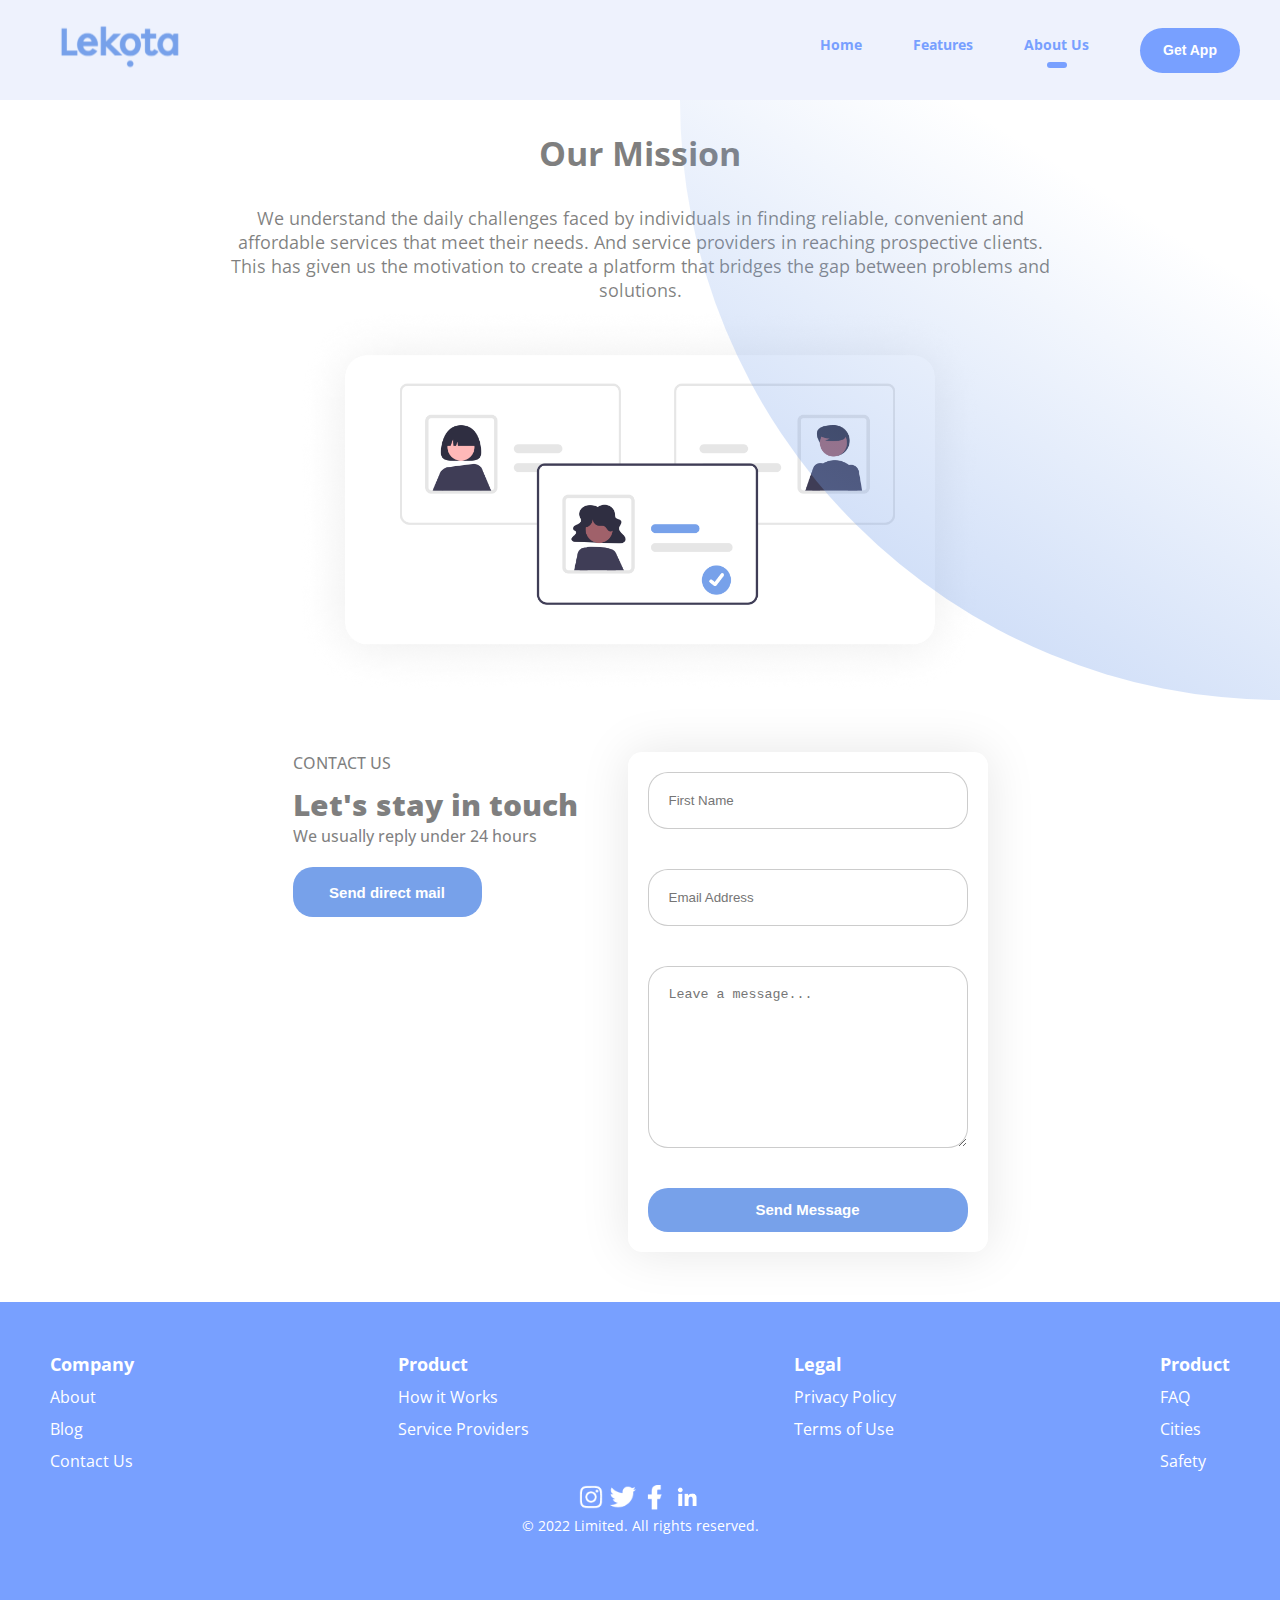
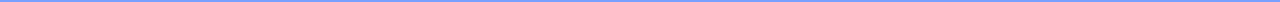
<file: pages/about.html>
<!DOCTYPE html>
<html lang="en">
  <head>
    <meta charset="UTF-8" />
    <meta http-equiv="X-UA-Compatible" content="IE=edge" />
    <meta name="viewport" content="width=device-width, initial-scale=1.0" />
    <title>About</title>
    <link rel="stylesheet" href="../styles/styles.css" />
    <link rel="preconnect" href="https://fonts.googleapis.com" />
    <link rel="preconnect" href="https://fonts.gstatic.com" crossorigin />
    <link
      href="https://fonts.googleapis.com/css2?family=Open+Sans:wght@300;400;500&display=swap"
      rel="stylesheet"
    />
  </head>
  <body>
    <header id="features">
      <a style="flex: 1" href="../index.html">
        <img
          class="whiteLogo"
          src="../assets/images/Logo - White 1.svg"
          alt="company-logo"
        />
      </a>
      <button id="menuButtonHome" onclick="showMenu()">
          <img src="../assets/images/MenuBlue.png" alt="Menu button">
      </button>
      <div id="homeLinks">
        <a href="../index.html">
          <p>Home</p>
        </a>
        <a href="./features.html">
            <p>Features</p>
        </a>
        <a href="./about.html">
            <p>About Us</p>
            <div class="blueActive"></div>
        </a>
        <button>
          Get App
        </button>
      </div>
      <div class="homeLinksList">
        <button class="closeMenuBtn" onclick="closeMenu()">
          <img src="../assets/images/Cancel.png" alt="Close menu">
        </button>
        <a href="../index.html">
          <p>Home</p>
        </a>
        <a href="./features.html">
          <p>Features</p>
        </a>
        <a href="./about.html">
          <p>About Us</p>
        </a>
        <a href="#">
          <p>Get App</p>
        </a>
      </div>
    </header>

    <main id="About">
        <section class="explainHow">
          <div class="gradientDiv"></div>
            <h1>Our Mission</h1>
            <p>We understand the daily challenges faced by individuals in finding reliable, convenient and affordable services that meet their needs. And service providers in reaching prospective clients. This has given us the motivation to create a platform that bridges the gap between problems and solutions.
             </p>
             

            
                <img src="../assets/images/Mask Group.png" alt="story">
            
        </section>
        <!-- <section class="explainHow">
            <h1>What we believe in</h1>
            <p>“We are driven by a dream and inspired by a vision of a world where hiring
              a professional can be as easy as ordering a RIDE from a hailing app.”
             </p>
             <p><b>Chris Emeka</b>, CEO</p>
            
        </section>

        <section id="founders">
          <h1>Meet the founders</h1>
          <div id="foundersGroup">
            <div class="founderCard">
              <img src="../assets/images/Ellipse 18.png" alt="founder">
              <div>
                <p><b>Chris Emeka</b></p>
                <p>CEO</p>
              </div>
            </div>
            <div class="founderCard">
              <img src="../assets/images/Ellipse 18.png" alt="founder">
              <div>
                <p><b>Chris Emeka</b></p>
                <p>CEO</p>
              </div>
            </div>
            <div class="founderCard">
              <img src="../assets/images/Ellipse 18.png" alt="founder">
              <div>
                <p><b>Chris Emeka</b></p>
                <p>CEO</p>
              </div>
            </div>
          </div>
        </section> -->

        <section id="contactForm">
          <div id="userAction">
            <p>CONTACT US</p>
            <h2><b>Let's stay in touch</b></h2>
            <p>We usually reply under 24 hours</p>
            <button>Send direct mail</button>
          </div>
          <div id="cardForm">
            <input type="text" name="Name" placeholder="First Name" id="firstName">
            <input type="text" name="Email" placeholder="Email Address" id="lastName">
            <textarea name="comment" id="" cols="30" placeholder="Leave a message..."></textarea>
            <button>Send Message</button>
          </div>
        </section>
    </main>
    
    <footer>
      <div class="hyperLinks">
        <div>
          <h2>Company</h2>
          <a href="#">

              <p>About</p>
          </a>
          <a href="#">

              <p>Blog</p>
          </a>
          <a href="#">

              <p>Contact Us</p>
          </a>
        </div>
        <div>
          <h2>Product</h2>
          <a href="#">

              <p>How it Works</p>
          </a>
          <a href="#">

              <p>Service Providers</p>
          </a>
        </div>

        <div>
          <h2>Legal</h2>
          <a href="#">

              <p>Privacy Policy</p>
          </a>
          <a href="#">

              <p>Terms of Use</p>
          </a>
        </div>
        <div>
          <h2>Product</h2>
          <a href="#">

              <p>FAQ</p>
          </a>
          <a href="#">

              <p>Cities</p>
          </a>
          <a href="#">

              <p>Safety</p>
          </a>
        </div>
      </div>
      <div class="bottomFooter">
          <div class="socials">
              <a href="#">
                <img src="../assets/images/instagram1.png" alt="instagram">
              </a>
              <a href="#">
                <img src="../assets/images/twittr1.png" alt="twitter">
              </a>
              <a href="#">
                <img src="../assets/images/facebook1.png" alt="facebook">
              </a>
              <a href="#">
                <img src="../assets/images/linkedin1.png" alt="linkedin">
              </a>
          </div>
          <p>&copy; 2022 Limited. All rights reserved.</p>
      </div>
    </footer>
    <script src="../scripts/app.js"></script>
  </body>
</html>
</file>
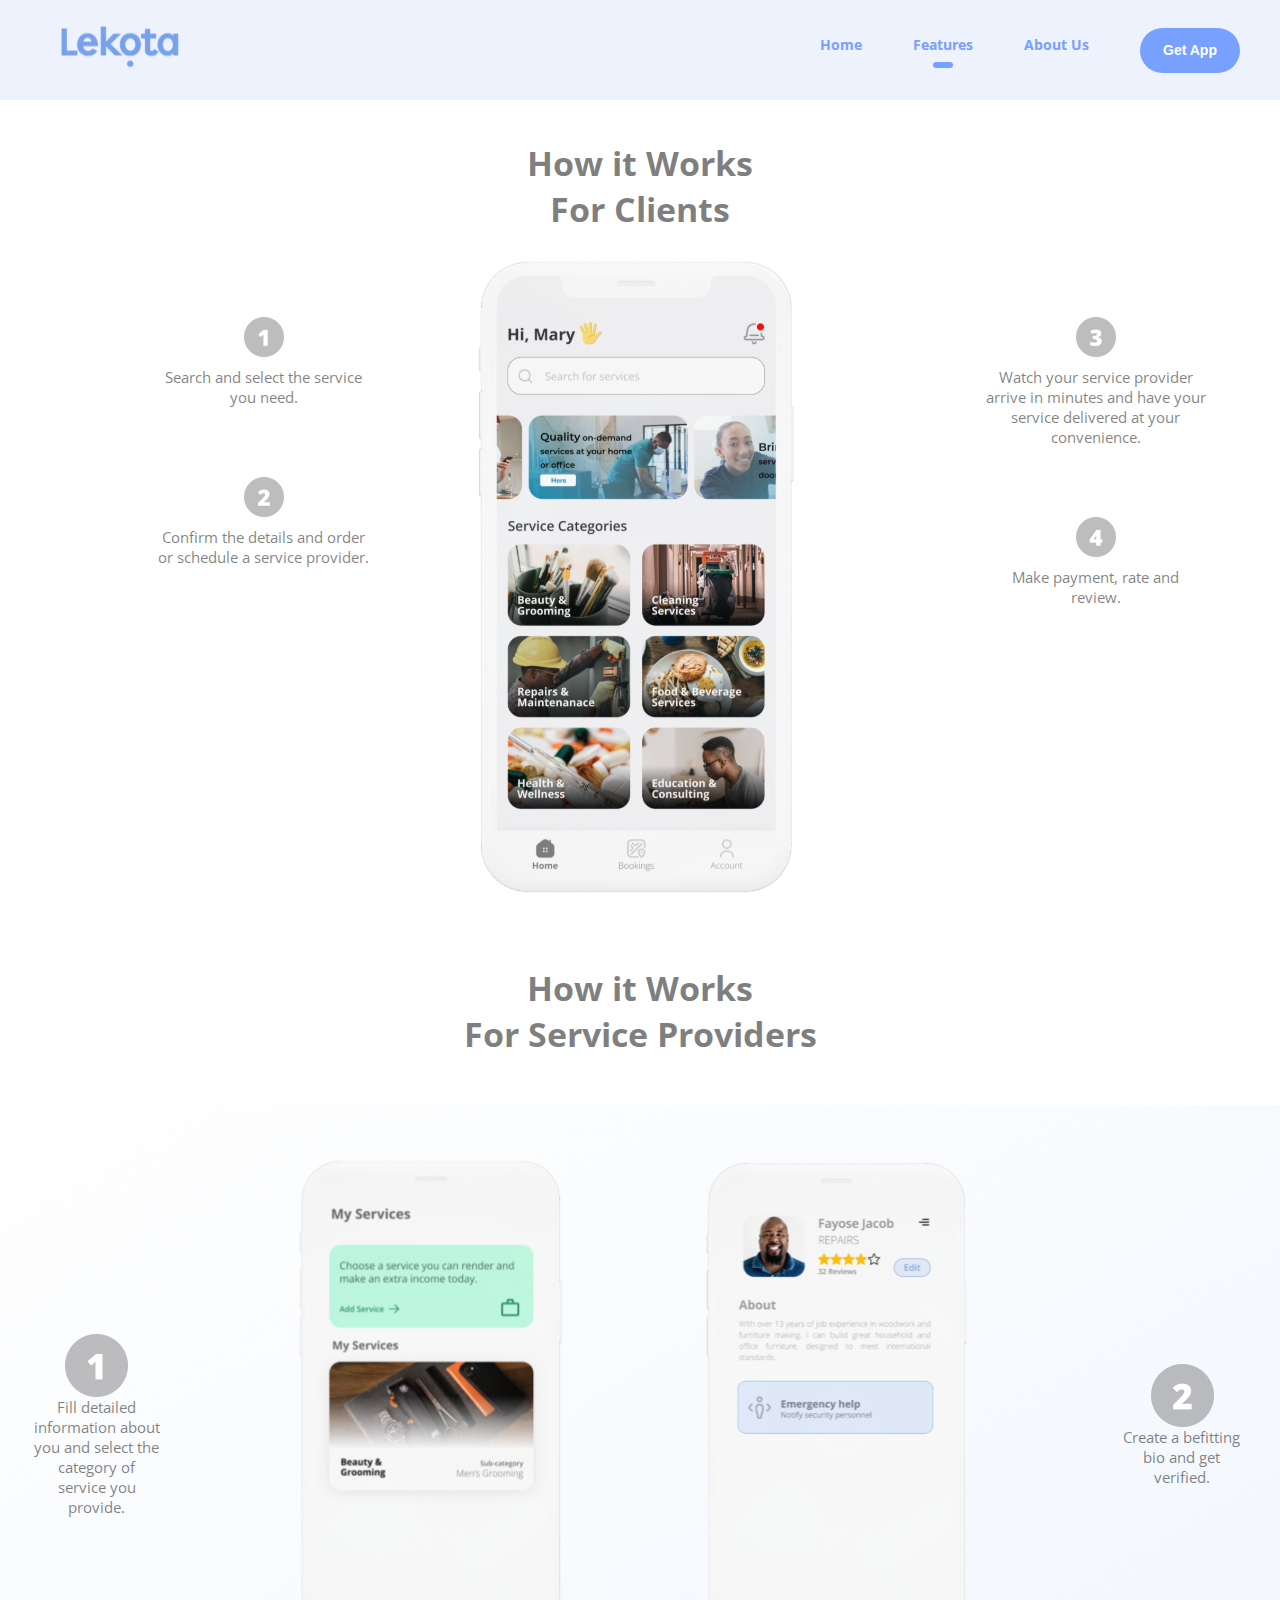
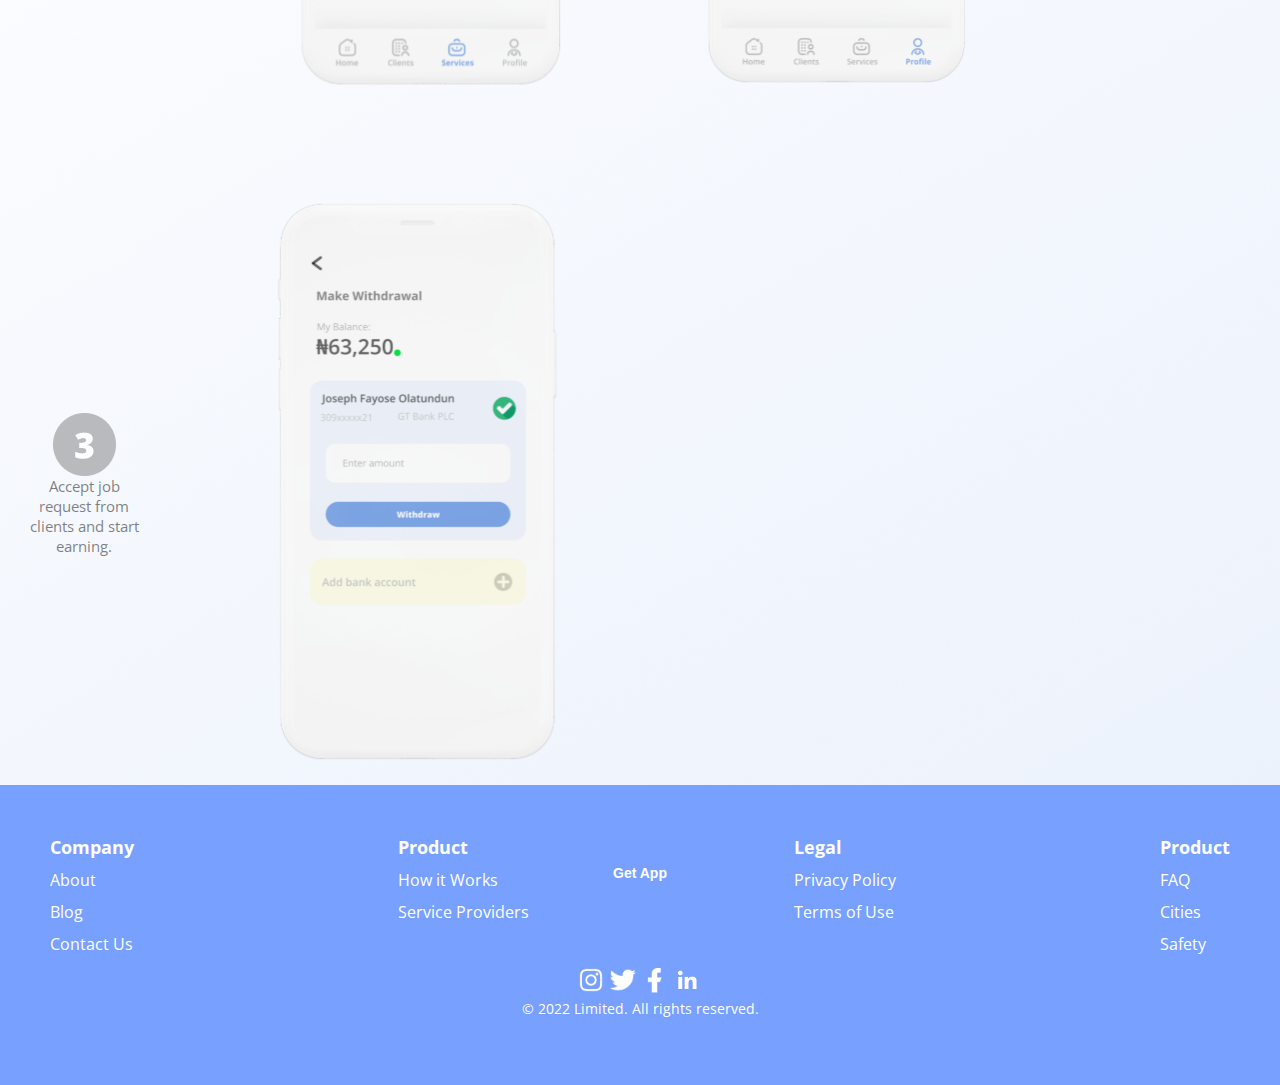
<file: pages/features.html>
<!DOCTYPE html>
<html lang="en">
  <head>
    <meta charset="UTF-8" />
    <meta http-equiv="X-UA-Compatible" content="IE=edge" />
    <meta name="viewport" content="width=device-width, initial-scale=1.0" />
    <title>Features</title>
    <link rel="stylesheet" href="../styles/styles.css" />
    <link rel="preconnect" href="https://fonts.googleapis.com" />
    <link rel="preconnect" href="https://fonts.gstatic.com" crossorigin />
    <link
      href="https://fonts.googleapis.com/css2?family=Open+Sans:wght@300;400;500&display=swap"
      rel="stylesheet"
    />
  </head>
  <body>
    <header id="features">
      <a style="flex: 1" href="../index.html">
        <img
          class="whiteLogo"
          src="../assets/images/Logo - White 1.svg"
          alt="company-logo"
        />
      </a>
      <button id="menuButtonHome" onclick="showMenu()">
          <img src="../assets/images/MenuBlue.png" alt="Menu button">
      </button>
      <div id="homeLinks">
        <a href="../index.html">
          <p>Home</p>
        </a>
        <a href="./features.html">
            <p>Features</p>
            <div class="blueActive"></div>
        </a>
        <a href="./about.html">
            <p>About Us</p>
        </a>
        <button>
          Get App
        </button>
      </div>
      <div class="homeLinksList">
        <button onclick="closeMenu()" class="closeMenuBtn">
          <img src="../assets/images/Cancel.png" alt="Close menu">
        </button>
        <a href="../index.html">
          <p>Home</p>
        </a>
        <a href="./features.html">
          <p>Features</p>
        </a>
        <a href="./about.html">
          <p>About Us</p>
        </a>
        <a href="#">
          <p>Get App</p>
        </a>
      </div>
    </header>

    <main id="featuresMain">
        <section class="explainHow">
            <h1>How it Works</h1>
            <h1>For Clients</h1>
           
        </section>
        

        <section id="details">
          <div id="numbers">
            <div>
              <img src="../assets/images/number1.png" alt="">
              <p>Search and select the service you need.</p>
            </div>
            <div>
              <img src="../assets/images/number2.png" alt="">
              <p>Confirm the details and order or schedule a service provider.</p>
            </div>
            <div>
              <img src="../assets/images/number3.png" alt="">
              <p>Watch your service provider arrive in minutes and have your service delivered at your convenience.</p>
            </div>
            <div>
              <img src="../assets/images/number4.png" alt="">
              <p>Make payment, rate and review.</p>
            </div>
          </div>
          <div id="phoneDiv">

            <img id="des" src="../assets/images/0 2.svg" alt="how it works" />
          </div>
          <div id="numbers" class="addon">
            
            <div>
              <img src="../assets/images/number3.png" alt="">
              <p>Watch your service provider arrive in minutes and have your service delivered at your convenience.</p>
            </div>
            <div>
              <img src="../assets/images/number4.png" alt="">
              <p>Make payment, rate and review.</p>
            </div>
          </div>
        </section>

        

        <section>
          
        </section>
        <section class="explainHow">
          <h1>How it Works</h1>
          <h1>For Service Providers</h1>
         
      </section>

      <section id="forArt">
        <div id="section">
          
          <div class="forArtInfo">
            <img class="infoPhone" src="../assets/images/3 1.svg" alt="phone 1">
            <div>
              <img src="../assets/images/number1.png" alt="number 1">
              <p>Fill detailed information about you and select the category of service you provide.</p>
            </div>
          </div>
          <div class="forArtInfo">
            <img class="infoPhone" src="../assets/images/4 3.svg" alt="phone 2">
            <div>
              <img src="../assets/images/number2.png" alt="number 2">
              <p>Create a befitting bio and get verified.</p>
            </div>
          </div>

          <div class="forArtInfo">
            <img class="infoPhone" src="../assets/images/5 2.svg" alt="phone 3">
            <div>
              <img src="../assets/images/number3.png" alt="number 3">
              <p>Accept job request from clients and start earning.</p>
            </div>
          </div>
          <!-- <div class="forArtInfo">
            <img class="infoPhone" src="../assets/images/phone4.png" alt="phone 4">
            <div>
              <img src="../assets/images/number4.png" alt="number 4">
              <p>Create a source of sustainable income by providing services to clients.</p>
            </div>
          </div> -->
        </div>

        
          <button class="getApp">Get App</button>
       
      </section>

    </main>
    
    <footer>
      <div class="hyperLinks">
        <div>
          <h2>Company</h2>
          <a href="#">

              <p>About</p>
          </a>
          <a href="#">

              <p>Blog</p>
          </a>
          <a href="#">

              <p>Contact Us</p>
          </a>
        </div>
        <div>
          <h2>Product</h2>
          <a href="#">

              <p>How it Works</p>
          </a>
          <a href="#">

              <p>Service Providers</p>
          </a>
        </div>

        <div>
          <h2>Legal</h2>
          <a href="#">

              <p>Privacy Policy</p>
          </a>
          <a href="#">

              <p>Terms of Use</p>
          </a>
        </div>
        <div>
          <h2>Product</h2>
          <a href="#">

              <p>FAQ</p>
          </a>
          <a href="#">

              <p>Cities</p>
          </a>
          <a href="#">

              <p>Safety</p>
          </a>
        </div>
      </div>
      <div class="bottomFooter">
          <div class="socials">
              <a href="#">
                <img src="../assets/images/instagram1.png" alt="instagram">
              </a>
              <a href="#">
                <img src="../assets/images/twittr1.png" alt="twitter">
              </a>
              <a href="#">
                <img src="../assets/images/facebook1.png" alt="facebook">
              </a>
              <a href="#">
                <img src="../assets/images/linkedin1.png" alt="linkedin">
              </a>
          </div>
          <p>&copy; 2022 Limited. All rights reserved.</p>
      </div>
    </footer>
    <script src="../scripts/app.js"></script>
  </body>
</html>
</file>
<file: styles/styles.css>
@import url("https://fonts.googleapis.com/css2?family=Open+Sans:wght@300;400;500&display=swap");

* {
  margin: 0;
  padding: 0;
  box-sizing: border-box;
}

body {
  position: relative;
  font-family: "Open Sans", sans-serif;
}

/* Global styles */

div.store a img {
  width: 110px;
  height: 40px;
}

.whiteActive {
  height: 6px;
  width: 20px;
  border-radius: 30px;
  background-color: #fff;
  margin: 0 auto;
}
.blueActive {
  height: 6px;
  width: 20px;
  border-radius: 30px;
  background-color: #78a0ff;
  margin: 0 auto;
}

button:active,
a:active,
a:focus,
button:focus {
  border: none;
  outline: none;
}

/* ------------------- */

/* Header styles */
header#home {
  background-color: #78a0ff;
  width: 100%;
  height: 100px;
  padding: 40px;
  display: flex;
  flex-direction: row;
  align-items: center;
}

header#home button#menuButtonHome {
  display: none;
}

header#home div.homeLinksList {
  display: none;
}

header#home a img.whiteLogo {
  width: 160px;
  height: 100px;
}

header#home div#homeLinks {
  display: flex;
  flex-direction: row;
  justify-content: space-between;
  width: 45%;
  align-items: center;
}

header#home div#homeLinks a {
  color: #fff;
  text-decoration: none;
  font-weight: bold;
  font-size: 14px;
  height: 30px;
}

header#home div#homeLinks a p {
  margin-bottom: 8px;
}

header#home div#homeLinks button {
  border: none;
  outline: none;
  background-color: #fff;
  color: #78a0ff;
  width: 100px;
  height: 45px;
  display: flex;
  align-items: center;
  justify-content: center;
  border-radius: 50px;
  font-weight: bold;
  font-size: 14px;
  cursor: pointer;
}

.sticky {
  position: fixed;
  top: 0;
  width: 100%;
  z-index: 1;
}

.sticky + .content {
  padding-top: 102px;
}
/* --------------------------------------------------------- */

/* feature and about Header styles */
header#features {
  background-color: #eef2fd;
  width: 100%;
  height: 100px;
  padding: 40px;
  display: flex;
  flex-direction: row;
  align-items: center;
  z-index: 1;
}

header#features button#menuButtonHome {
  display: none;
}

header#features div.homeLinksList {
  display: none;
}

header#features a img.whiteLogo {
  width: 160px;
  height: 100px;
}

header#features div#homeLinks {
  display: flex;
  flex-direction: row;
  justify-content: space-between;
  width: 35%;
  align-items: center;
}

header#features div#homeLinks a {
  color: #78a0ff;
  text-decoration: none;
  font-weight: bold;
  font-size: 14px;
  height: 30px;
}

header#features div#homeLinks a p {
  margin-bottom: 8px;
}

header#features div#homeLinks button {
  border: none;
  outline: none;
  background-color: #78a0ff;
  color: #fff;
  width: 100px;
  height: 45px;
  display: flex;
  align-items: center;
  justify-content: center;
  border-radius: 50px;
  font-weight: bold;
  font-size: 14px;
  cursor: pointer;
}

.sticky {
  position: fixed;
  top: 0;
  width: 100%;
  z-index: 1;
  transition: all ease 3s;
}

.sticky + .content {
  padding-top: 102px;
}

/* Body */
main#featuresMain section.explainHow {
  text-align: center;
  margin-top: 40px;
  display: flex;
  flex-direction: column;
  align-items: center;
}

main#featuresMain section.explainHow h1 {
  color: rgba(0, 0, 0, 0.5);
  font-size: 34px;
  font-weight: bold;
}

main#featuresMain section.explainHow p {
  color: rgba(0, 0, 0, 0.5);
  font-size: 18px;
  width: 64%;
}
main#featuresMain section.explainHow p:nth-child(3) {
  color: rgba(0, 0, 0, 0.5);
  font-size: 18px;
  width: 64%;
  margin: 5px auto;
  font-weight: bold;
}
main#featuresMain section#details {
  display: grid;
  grid-template-columns: 1fr 0.5fr 1fr;
}

main#featuresMain section#details div#numbers {
  display: flex;
  flex-direction: column;
  padding-left: 80px;
  text-align: center;
  margin-top: 50px;
}
main#featuresMain section#details div#numbers div {
  margin: 35px 0px 35px 0px;
  display: flex;
  flex-direction: column;
  align-items: center;
  justify-content: center;
}
main#featuresMain section#details div#numbers div:nth-child(3),
main#featuresMain section#details div#numbers div:nth-child(4) {
  display: none;
}
main#featuresMain section#details div#numbers div p {
  width: 60%;
  color: rgba(0, 0, 0, 0.5);
  font-size: 15px;
  margin-top: 10px;
}
main#featuresMain section#details div#numbers img {
  width: 40px;
  height: 40px;
}

main#featuresMain section#details div#phoneDiv img {
  width: auto;
  height: 43em;
}

main#featuresMain section#forArt {
  background: url("../assets/images/Ellipse\ 4.png") no-repeat;
  background-position: center;
  width: auto;
  height: 80em;
  margin-bottom: 0;
}

main#featuresMain section#forArt div#section {
  display: grid;
  align-content: center;
  grid-template-columns: 1fr 1fr;
  margin-top: 3em;
}

main#featuresMain section#forArt div.forArtInfo {
  display: flex;
  flex-direction: row-reverse;
  text-align: center;
  justify-content: center;
  align-items: center;
  color: rgba(0, 0, 0, 0.5);
  font-size: 15px;
  gap: 40px;
}
main#featuresMain section#forArt div.forArtInfo:nth-child(2),
main#featuresMain section#forArt div.forArtInfo:nth-child(4) {
  flex-direction: row;
}

main#featuresMain section#forArt div.forArtInfo div {
  display: flex;
  flex-direction: column;
  align-items: center;
}

main#featuresMain section#forArt div.forArtInfo div p {
  width: 66%;
}

main#featuresMain section#forArt button.getApp {
  margin: 15px auto;
  width: 150px;
  border-radius: 20px;
  height: 70px;
  background: none;
  color: #fff;
  outline: none;
  border: none;
  cursor: pointer;
  font-weight: bold;
  font-size: 14px;
  background-color: #78a0ff;
  display: flex;
  align-items: center;
  justify-content: center;
  align-self: center;
  justify-self: center;
}
/* ------------------------ */

/* About page */
main#About section.explainHow {
  text-align: center;
  display: flex;
  flex-direction: column;
  align-items: center;
  background: url();
  /* background-size: cover; */
  background-position: center;
  width: 100%;

  border-radius: 50px;
  position: relative;
}

main#About section.explainHow img {
  width: 700px;
  height: 400px;
}

div.gradientDiv {
  background: linear-gradient(
    31.57deg,
    #77a1ea 1.13%,
    rgba(119, 161, 234, 0) 79.46%
  );
  background-position: center;
  width: 600px;
  height: 600px;
  position: absolute;
  opacity: 0.5;
  border-radius: 0 0 0 600px;
  right: 0;
}

main#About section.explainHow h1 {
  color: rgba(0, 0, 0, 0.5);
  font-size: 34px;
  font-weight: bold;
  padding: 30px;
}

main#About section.explainHow p {
  color: rgba(0, 0, 0, 0.5);
  font-size: 18px;
  width: 64%;
}
main#About section.explainHow p#forMob {
  display: none;
}

main#About section#founders {
  display: flex;
  flex-direction: column;
  justify-content: center;
  align-items: center;
  margin-top: 70px;
  margin-bottom: 70px;
}
main#About section#founders h1 {
  color: rgba(0, 0, 0, 0.5);
  font-size: 25px;
  font-weight: bold;
  margin-bottom: 20px;
}
main#About section#founders div#foundersGroup {
  display: grid;
  grid-template-columns: 1fr 1fr 1fr;
  gap: 60px;
  text-align: center;
  color: rgba(0, 0, 0, 0.5);
}
main#About section#founders div#foundersGroup div.founderCard {
  background-color: #fff;
  box-shadow: 0px 0px 50px 0px rgba(0, 0, 0, 0.1);
  width: 200px;
  height: 220px;
  display: flex;
  flex-direction: column;
  justify-content: center;
  align-items: center;
  border-radius: 14px;
}
main#About section#founders div#foundersGroup div.founderCard img {
  width: 90px;
  height: 90px;
  margin-bottom: 10px;
}

main#About section#contactForm {
  display: flex;
  flex-direction: row;
  padding: 10px;
  justify-content: center;
  gap: 20px;
  margin-top: 40px;
  margin-bottom: 40px;
}
main#About section#contactForm div#userAction {
  width: 25%;
  color: rgba(0, 0, 0, 0.5);
}
main#About section#contactForm div#userAction button {
  background: none;
  border: none;
  width: 60%;
  height: 50px;
  color: #fff;
  background-color: #77a1ea;
  border-radius: 20px;
  font-weight: bold;
  font-size: 15px;
  margin-top: 20px;
}
main#About section#contactForm div#userAction p {
  font-size: 16px;
  font-weight: 500;
}

main#About section#contactForm div#userAction h2 {
  font-size: 30px;
  margin-top: 10px;
}

main#About section#contactForm div#cardForm {
  display: flex;
  flex-direction: column;
  gap: 40px;
  background-color: #fff;
  box-shadow: 0px 0px 50px 0px rgba(0, 0, 0, 0.1);
  width: 360px;
  height: 500px;
  justify-content: center;
  border-radius: 14px;
  padding: 20px;
}
main#About section#contactForm div#cardForm input {
  border: none;
  outline: none;
  border: 1px solid rgba(0, 0, 0, 0.2);
  padding: 20px;
  border-radius: 20px;
}
main#About section#contactForm div#cardForm textarea {
  border: none;
  outline: none;
  border: 1px solid rgba(0, 0, 0, 0.2);
  padding: 20px;
  border-radius: 20px;
  height: 200px;
  width: 100%;
}
main#About section#contactForm div#cardForm button {
  background: none;
  border: none;
  width: 100%;
  height: 50px;
  color: #fff;
  background-color: #77a1ea;
  border-radius: 20px;
  font-weight: bold;
  font-size: 15px;
}
/* ---------------------- */
/* --------------------------------------------------------- */

/* Body of the page */
main section#firstSection {
  background: url("../assets/images/HomeFirstVector.png") no-repeat;
  background-position: center;
  width: 100%;
  height: 890px;
  background-size: cover;
  position: relative;
  display: grid;
  grid-template-columns: 2fr 1fr;
  padding: 30px;
  flex-direction: row;
}

main section#firstSection div#textDiv {
  margin-top: 90px;
  margin-right: 100px;
  width: 50%;
  padding: 20px;
}
main section#firstSection div#textDiv p,
h1 {
  color: #fff;
}
main section#firstSection div#textDiv h1 {
  font-size: 1.7em;
  font-weight: bold;
}
main section#firstSection div#textDiv p {
  font-size: 1em;
  font-weight: 400;
  margin-bottom: 10px;
}
main section#firstSection div#textDiv p:nth-child(3) {
  font-size: 18px;
  font-weight: 400;
  margin-bottom: 30px;
}

main section#firstSection div#imageDiv {
  position: absolute;
  right: 15px;
}

main section#firstSection div#imageDiv img#firstPhones {
  width: 650px;
  height: 650px;
}
main section#firstSection div#imageDiv img#firstPhonesMob {
  display: none;
}

main div#bottomStore {
  width: 100%;
  display: flex;
  align-items: center;
  justify-content: center;
  padding: 0;
  margin: 0;
}

main div#bottomStore a {
  margin: 10px;
  padding: 0;
}
main div#store a img {
  width: 100px;
  height: 35px;
}

main section#secondSection {
  margin: 10px auto;
  text-align: center;
  width: 100%;
}

main section#secondSection h2 {
  font-size: 35px;
  font-weight: bold;
  color: rgba(0, 0, 0, 0.5);
}

main section#secondSection p {
  padding: 30px;
  font-size: 20px;
  font-weight: 400;
  color: rgba(0, 0, 0, 0.5);
  width: 50%;
  text-align: center;
  margin: 0 auto;
}

main section#thirdSection {
  background: url("../assets/images/deskThirdSec.png") no-repeat;
  background-position: center;
  width: 100%;
  height: 90em;
  background-size: cover;
  position: relative;
  display: flex;
  flex-direction: column;
}

main section#thirdSection div#thirdSecImgContainer {
  display: flex;
  justify-content: space-between;
  padding: 20px;
  align-items: center;
  margin-bottom: 12em;
}

main section#thirdSection div#thirdSecImgContainer div {
  text-align: center;
  width: 100%;
}

main section#thirdSection div#thirdSecImgContainer div img {
  width: 250px;
  height: 220px;
}

main section#thirdSection div#thirdSecImgContainer div p {
  color: rgba(64, 64, 64, 0.75);
  font-size: 16px;
  width: 54.2%;
  margin: 0 auto;
}

main section#thirdSection div#thirdSecTxtContainer {
  margin: 30px auto;
  text-align: center;
  width: 100%;
}

main section#thirdSection div#thirdSecTxtContainer h2 {
  font-size: 35px;
  font-weight: bold;
  color: rgba(0, 0, 0, 0.5);
}

main section#thirdSection div#thirdSecTxtContainer p {
  padding: 30px;
  font-size: 17px;
  font-weight: 400;
  color: rgba(0, 0, 0, 0.5);
  width: 53%;
  text-align: center;
  margin: 0 auto;
}

main section#thirdSection div#lastDiv {
  margin: 20px auto;
}
main section#thirdSection div#lastDiv img {
  width: 100%;
  height: 600px;
  margin-bottom: 80px;
}
main#featuresMain img#mob {
  display: none;
}
/* ------------------------ */

/* Footer */
footer {
  background-color: #78a0ff;
  width: 100%;
  height: 300px;
  padding: 50px;
}

footer div.hyperLinks {
  display: flex;
  flex-direction: row;
  justify-content: space-between;
}

footer div.hyperLinks div h2 {
  color: #fff;
  font-size: 18px;
  margin-bottom: 10px;
}

footer div.hyperLinks div a {
  text-decoration: none;
  color: #fff;
  margin-bottom: 10px;
  display: block;
}

footer div.bottomFooter {
  color: #fff;
  display: flex;
  width: 100%;
  flex-direction: column;
  justify-content: center;
  align-items: center;
  font-size: 14px;
}

footer div.bottomFooter div.socials {
  display: flex;
  flex-direction: row;
  justify-content: center;
  align-items: center;
}

footer div.bottomFooter div.socials a {
  text-decoration: none;
  margin-right: 2px;
}

footer div.bottomFooter div.socials a img {
  width: 30px;
  height: 30px;
}
/* --------------- */
@media (min-width: 900px) and (max-width: 1000px) {
  main section#firstSection {
    background: url("../assets/images/HomeFirstVector.png") no-repeat;
    background-position: center;
    width: 100%;
    height: 590px;
    background-size: cover;
    position: relative;
    display: grid;
    grid-template-columns: 2fr 1fr;
    padding: 30px;
    flex-direction: row;
  }
  /* second section */
  main section#secondSection {
    margin: 10px auto;
    text-align: center;
    width: 100%;
    margin-top: 200px;
    display: block;
    height: 100px;
  }

  main section#secondSection h2 {
    font-size: 18px;
    font-weight: bold;
    color: rgba(0, 0, 0, 0.5);
  }

  main section#secondSection p {
    font-size: 14px;
    font-weight: 400;
    color: rgba(0, 0, 0, 0.5);
    width: 100%;
    text-align: center;
    margin: 0 auto;
  }
  /* ------------- */

  /* Third section */
  main section#thirdSection {
    background: url("../assets/images/deskThirdSec.png") no-repeat;
    background-position: bottom;
    width: 100%;
    height: 860px;
    background-size: cover;
    position: relative;
    display: flex;
    flex-direction: column;
    margin-bottom: 30em;
  }

  main section#thirdSection div#thirdSecImgContainer {
    display: flex;
    flex-direction: row;
    justify-content: space-between;
    align-items: center;
    width: 95%;
    margin-bottom: 1em;
    margin-top: 7em;
  }

  main section#thirdSection div#thirdSecImgContainer div {
    text-align: center;
    margin-bottom: 30px;
  }

  main section#thirdSection div#thirdSecImgContainer div img {
    width: 130px;
    height: 100px;
  }

  main section#thirdSection div#thirdSecImgContainer div p {
    color: rgba(64, 64, 64, 0.75);
    font-size: 14px;
    width: 170px;
    margin: 0 auto;
  }

  main section#thirdSection div#thirdSecTxtContainer {
    margin: 30px auto;
    text-align: center;
    width: 100%;
    margin-top: 6em;
  }

  main section#thirdSection div#thirdSecTxtContainer h2 {
    font-size: 20px;
    font-weight: bold;
    color: rgba(0, 0, 0, 0.5);
  }

  main section#thirdSection div#thirdSecTxtContainer p:nth-child(2) {
    font-size: 15px;
    font-weight: 400;
    color: rgba(0, 0, 0, 0.5);
    width: 100%;
    text-align: center;
    margin: 0 auto;
  }
  main section#thirdSection div#thirdSecTxtContainer p:nth-child(3) {
    font-size: 15px;
    font-weight: 400;
    color: rgba(0, 0, 0, 0.5);
    width: 100%;
    text-align: center;
    margin: 0 auto;
  }

  main section#thirdSection div#lastDiv {
    width: 100%;
  }
  main section#thirdSection div#lastDiv img {
    width: 100%;
    height: auto;
  }

  main div#bottomStore {
    width: 100%;
    display: flex;
    align-items: center;
    justify-content: center;
    padding: 0;
    margin: 0;
  }
  main div#bottomStore a {
    margin: 20px;
    padding: 0;
  }
}
@media screen and (min-width: 768px) and (max-width: 899px) {
  /* Body of the page */
  main section#firstSection {
    background: url("../assets/images/HomeFirstVector.png") no-repeat;
    background-position: center;
    width: 100%;
    height: 590px;
    background-size: cover;
    position: relative;
    display: grid;
    grid-template-columns: 2fr 1fr;
    padding: 30px;
    flex-direction: row;
  }

  main section#firstSection div#imageDiv {
    right: 5px;
  }
  main section#firstSection div#imageDiv img#firstPhones {
    width: 100%;
    height: 500px;
  }
  /* second section */
  main section#secondSection {
    margin: 10px auto;
    text-align: center;
    width: 100%;
    margin-top: 200px;
    display: block;
    height: 100px;
  }

  main section#secondSection h2 {
    font-size: 18px;
    font-weight: bold;
    color: rgba(0, 0, 0, 0.5);
  }

  main section#secondSection p {
    font-size: 14px;
    font-weight: 400;
    color: rgba(0, 0, 0, 0.5);
    width: 100%;
    text-align: center;
    margin: 0 auto;
  }
  /* ------------- */

  /* Third section */
  main section#thirdSection {
    background: url("../assets/images/deskThirdSec.png") no-repeat;
    background-position: bottom;
    width: 100%;
    height: 860px;
    background-size: cover;
    position: relative;
    display: flex;
    flex-direction: column;
    margin-bottom: 30em;
  }

  main section#thirdSection div#thirdSecImgContainer {
    display: flex;
    flex-direction: row;
    justify-content: space-between;
    align-items: center;
    width: 95%;
    margin-bottom: 1em;
    margin-top: 7em;
  }

  main section#thirdSection div#thirdSecImgContainer div {
    text-align: center;
    margin-bottom: 30px;
  }

  main section#thirdSection div#thirdSecImgContainer div img {
    width: 130px;
    height: 100px;
  }

  main section#thirdSection div#thirdSecImgContainer div p {
    color: rgba(64, 64, 64, 0.75);
    font-size: 14px;
    width: 170px;
    margin: 0 auto;
  }

  main section#thirdSection div#thirdSecTxtContainer {
    margin: 30px auto;
    text-align: center;
    width: 100%;
    margin-top: 6em;
  }

  main section#thirdSection div#thirdSecTxtContainer h2 {
    font-size: 20px;
    font-weight: bold;
    color: rgba(0, 0, 0, 0.5);
  }

  main section#thirdSection div#thirdSecTxtContainer p:nth-child(2) {
    font-size: 15px;
    font-weight: 400;
    color: rgba(0, 0, 0, 0.5);
    width: 100%;
    text-align: center;
    margin: 0 auto;
  }
  main section#thirdSection div#thirdSecTxtContainer p:nth-child(3) {
    font-size: 15px;
    font-weight: 400;
    color: rgba(0, 0, 0, 0.5);
    width: 100%;
    text-align: center;
    margin: 0 auto;
  }

  main section#thirdSection div#lastDiv {
    width: 100%;
  }
  main section#thirdSection div#lastDiv img {
    width: 100%;
    height: auto;
  }

  main div#bottomStore {
    width: 100%;
    display: flex;
    align-items: center;
    justify-content: center;
    padding: 0;
    margin: 0;
  }
  main div#bottomStore a {
    margin: 20px;
    padding: 0;
  }
  /* ------------- */
}

/* media query for screens below 767px */
@media screen and (max-width: 767px) {
  /* header */
  header#home {
    padding: 10px;
  }
  header#home div#homeLinks {
    display: none;
  }
  header#home button#menuButtonHome {
    display: flex;
    border: none;
    outline: none;
    background: none;
    cursor: pointer;
  }
  header#home button#menuButtonHome img {
    width: 50px;
    height: 35px;
  }
  header#home div.homeLinksList {
    position: absolute;
    top: 0;
    background-color: #eef2fd;
    height: 100vh;
    width: 100%;
    z-index: 1;
    flex-direction: column;
    align-items: center;
    padding: 20px;
    left: 0;
    bottom: 0;
  }

  header#home div.homeLinksList a {
    color: #78a0ff;
    text-decoration: none;
    font-weight: bold;
    font-size: 14px;
    margin: 40px 0;
  }

  header#home div.homeLinksList a:nth-child(5) {
    background-color: #78a0ff;
    color: #fff;
    width: 100px;
    height: 50px;
    text-align: center;
    display: flex;
    align-items: center;
    justify-content: center;
    border-radius: 50px;
  }

  header#home div.homeLinksList button.closeMenuBtn {
    outline: none;
    background: none;
    border: none;
    cursor: pointer;
    align-self: flex-end;
  }
  .showMenu {
    display: flex;
  }
  /* ---------------------- */

  /* first section */
  main section#firstSection {
    background: url("../assets/images/firstSecMob.png") no-repeat;
    display: grid;
    grid-template-columns: 1fr;
    background-position: top;
    width: 100%;
    height: 450px;
    background-size: cover;
    padding: 0;
  }
  main section#firstSection div#textDiv {
    text-align: center;
    width: 100%;
    margin: 70px auto;
  }
  main section#firstSection div#textDiv h1 {
    font-size: 1.3em;
    font-weight: bold;
  }

  main section#firstSection div#textDiv p:nth-child(2) {
    font-size: 15px;
    margin: 0 auto;
    font-weight: 500;
    margin-bottom: 30px;
    width: 280px;
  }
  main section#firstSection div#imageDiv {
    width: 100vw;
    padding: 0;
    display: flex;
    height: 400px;
    top: 250px;
    left: 0;
    right: 0;
  }
  main section#firstSection div#imageDiv img#firstPhones {
    display: none;
  }
  main section#firstSection div#imageDiv img#firstPhonesMob {
    width: 100vw;
    height: 500px;
    display: block;
    align-self: center;
  }
  main section#firstSection div#store {
    width: 100%;
    display: flex;
    align-items: center;
    justify-content: center;
    padding: 0;
    margin: 0;
  }
  main section#firstSection div#store a {
    margin: 10px;
    padding: 0;
  }
  /* -------------- */

  /* second section */
  main section#secondSection {
    margin: 10px auto;
    text-align: center;
    width: 100%;
    margin-top: 200px;
    display: block;
    height: 10px;
  }

  main section#secondSection h2 {
    font-size: 18px;
    font-weight: bold;
    color: rgba(0, 0, 0, 0.5);
  }

  main section#secondSection p {
    font-size: 14px;
    font-weight: 400;
    color: rgba(0, 0, 0, 0.5);
    width: 100%;
    text-align: center;
    margin: 0 auto;
  }
  /* ------------- */

  /* Third section */
  main section#thirdSection {
    background: url("../assets/images/thirdSecMob.png") no-repeat;
    background-position: bottom;
    width: 100%;
    height: 830px;
    background-size: cover;
    position: relative;
    display: flex;
    flex-direction: column;
    margin-bottom: 40em;
  }

  main section#thirdSection div#thirdSecImgContainer {
    display: flex;
    flex-direction: column;
    justify-content: space-between;
    align-items: center;
    width: 95%;
    margin-bottom: 1em;
    margin-top: 7em;
  }

  main section#thirdSection div#thirdSecImgContainer div {
    text-align: center;
    margin-bottom: 30px;
  }

  main section#thirdSection div#thirdSecImgContainer div img {
    width: 130px;
    height: 100px;
  }

  main section#thirdSection div#thirdSecImgContainer div p {
    color: rgba(64, 64, 64, 0.75);
    font-size: 14px;
    width: 170px;
    margin: 0 auto;
  }

  main section#thirdSection div#thirdSecTxtContainer {
    margin: 30px auto;
    text-align: center;
    width: 100%;
    margin-top: 6em;
  }

  main section#thirdSection div#thirdSecTxtContainer h2 {
    font-size: 20px;
    font-weight: bold;
    color: rgba(0, 0, 0, 0.5);
  }

  main section#thirdSection div#thirdSecTxtContainer p:nth-child(2) {
    font-size: 15px;
    font-weight: 400;
    color: rgba(0, 0, 0, 0.5);
    width: 100%;
    text-align: center;
    margin: 0 auto;
  }
  main section#thirdSection div#thirdSecTxtContainer p:nth-child(3) {
    font-size: 15px;
    font-weight: 400;
    color: rgba(0, 0, 0, 0.5);
    width: 100%;
    text-align: center;
    margin: 0 auto;
  }

  main section#thirdSection div#lastDiv {
    width: 100%;
  }
  main section#thirdSection div#lastDiv img {
    width: 100%;
    height: auto;
  }

  main div#bottomStore {
    width: 100%;
    display: flex;
    align-items: center;
    justify-content: center;
    padding: 0;
    margin: 0;
  }
  main div#bottomStore a {
    margin: 20px;
    padding: 0;
  }
  /* ------------- */

  /* Footer */
  footer {
    background-color: #78a0ff;
    width: 100%;
    height: 500px;
    padding: 50px;
  }

  footer div.hyperLinks {
    display: grid;
    margin: 20px auto;
    grid-template-columns: 2fr 1fr;
    row-gap: 20px;
    justify-content: space-between;
  }
  /* Global styles */
  div.store {
    display: flex;
    justify-content: center;
    align-items: center;
    width: 100%;
  }

  div.store a img {
    width: 150px;
    height: 50px;
    margin-right: 30px;
  }
  /* ------------------- */
  /* ----------- */

  /* features */
  header#features {
    padding: 10px;
  }
  header#features div#homeLinks {
    display: none;
  }
  header#features button#menuButtonHome {
    display: flex;
    border: none;
    outline: none;
    background: none;
    cursor: pointer;
  }
  header#features button#menuButtonHome img {
    width: 50px;
    height: 35px;
  }
  header#features div.homeLinksList {
    position: absolute;
    top: 0;
    background-color: #eef2fd;
    height: 98vh;
    width: 100%;
    z-index: 1;
    flex-direction: column;
    align-items: center;
    padding: 20px;
    left: 0;
  }

  header#features div.homeLinksList a {
    color: #78a0ff;
    text-decoration: none;
    font-weight: bold;
    font-size: 14px;
    margin: 40px 0;
  }

  header#features div.homeLinksList a:nth-child(5) {
    background-color: #78a0ff;
    color: #fff;
    width: 100px;
    height: 50px;
    text-align: center;
    display: flex;
    align-items: center;
    justify-content: center;
    border-radius: 50px;
  }

  header#features div.homeLinksList button.closeMenuBtn {
    outline: none;
    background: none;
    border: none;
    cursor: pointer;
    align-self: flex-end;
  }
  .showMenu {
    display: flex;
  }

  main#featuresMain section.explainHow {
    text-align: center;
    margin-top: 40px;
    display: flex;
    flex-direction: column;
    align-items: center;
  }

  main#featuresMain section.explainHow h1 {
    color: rgba(0, 0, 0, 0.5);
    font-size: 20px;
    font-weight: bold;
  }

  main#featuresMain section.explainHow p {
    color: rgba(0, 0, 0, 0.5);
    font-size: 14px;
    width: 350px;
    margin-bottom: 10px;
  }
  main#featuresMain section.explainHow p:nth-child(3) {
    color: rgba(0, 0, 0, 0.5);
    font-size: 14px;
    width: 64%;
    margin: 5px auto;
    font-weight: bold;
  }
  main#featuresMain section#details {
    display: flex;
    flex-direction: column-reverse;
  }

  main#featuresMain section#details div#phoneDiv {
    display: flex;
    align-items: center;
    justify-content: center;
  }

  main#featuresMain section#details div#numbers {
    display: flex;
    flex-direction: row;
    text-align: left;
    white-space: pre-wrap;
    overflow-x: scroll;
    overflow-y: hidden;
    -webkit-overflow-scrolling: touch;
    width: 100%;
  }

  main#featuresMain section#details div#numbers.addon {
    display: none;
  }
  main#featuresMain section#details div#numbers div:nth-child(3),
  main#featuresMain section#details div#numbers div:nth-child(4) {
    display: flex;
  }

  main#featuresMain section#details div#numbers div {
    margin: 10px 50px;
    display: flex;
    flex-direction: column;
    align-items: flex-start;

    width: 100em;
  }
  main#featuresMain section#details div#numbers div p {
    width: 200px;
    color: rgba(0, 0, 0, 0.5);
    font-size: 13px;
    margin-top: 10px;
  }
  main#featuresMain section#details div#numbers img {
    width: 30px;
    height: 30px;
  }
  main#featuresMain section#details div#phoneDiv {
    width: 100vw;
  }

  main#featuresMain section#details div#phoneDiv img#des {
    width: auto;
    height: 30em;
    overflow-x: scroll;
  }

  main#featuresMain section#forArt {
    background: url("../assets/images/Ellipse\ 4.png") no-repeat;
    background-position: center;
    width: auto;
    height: 50em;
    margin-bottom: 0;
  }

  main#featuresMain section#forArt div#section {
    display: flex;
    flex-direction: row;
    align-content: center;
    margin-top: 3em;
    overflow-x: scroll;
  }

  main#featuresMain section#forArt div.forArtInfo {
    display: flex;
    flex-direction: column;
    text-align: center;
    justify-content: center;
    align-items: center;
    color: rgba(0, 0, 0, 0.5);
    font-size: 15px;
    gap: 40px;
  }
  main#featuresMain section#forArt div.forArtInfo:nth-child(2),
  main#featuresMain section#forArt div.forArtInfo:nth-child(4) {
    flex-direction: column;
  }

  main#featuresMain section#forArt div.forArtInfo div {
    display: flex;
    flex-direction: column;
    align-items: center;
  }

  main#featuresMain section#forArt div.forArtInfo div p {
    width: 66%;
  }
  main#featuresMain section#forArt div.forArtInfo img.infoPhone {
    width: auto;
    height: 30em;
  }
  /* -------------------- */
  /* About page */
  main#About section.explainHow {
    text-align: center;
    display: flex;
    flex-direction: column;
    align-items: center;
    background-position: center;
    width: 100%;
    border-radius: 50px;
    position: relative;
  }

  main#About section.explainHow img {
    width: 100%;
    height: 250px;
  }

  div.gradientDiv {
    background: linear-gradient(
      31.57deg,
      #77a1ea 1.13%,
      rgba(119, 161, 234, 0) 79.46%
    );
    background-position: center;
    width: 400px;
    height: 400px;
    position: absolute;
    opacity: 0.5;
    border-radius: 0 0 0 400px;
    right: 1;
    z-index: 0;
  }

  main#About section.explainHow h1 {
    color: rgba(0, 0, 0, 0.5);
    font-size: 22px;
    font-weight: bold;
    padding: 30px;
  }

  main#About section.explainHow p {
    color: rgba(0, 0, 0, 0.5);
    font-size: 16px;
    width: 350px;
    line-height: 1.5;
  }
  main#About section.explainHow p#forMob {
    display: none;
  }

  main#About section#founders {
    display: flex;
    flex-direction: column;
    justify-content: center;
    align-items: center;
    margin-top: 70px;
    margin-bottom: 70px;
  }
  main#About section#founders h1 {
    color: rgba(0, 0, 0, 0.5);
    font-size: 25px;
    font-weight: bold;
    margin-bottom: 20px;
  }
  main#About section#founders div#foundersGroup {
    display: grid;
    grid-template-columns: 1fr;
    gap: 60px;
    text-align: center;
    color: rgba(0, 0, 0, 0.5);
  }
  main#About section#founders div#foundersGroup div.founderCard {
    background-color: #fff;
    box-shadow: 0px 0px 50px 0px rgba(0, 0, 0, 0.1);
    width: 200px;
    height: 220px;
    display: flex;
    flex-direction: column;
    justify-content: center;
    align-items: center;
    border-radius: 14px;
  }
  main#About section#founders div#foundersGroup div.founderCard img {
    width: 90px;
    height: 90px;
    margin-bottom: 10px;
  }

  main#About section#contactForm {
    display: flex;
    flex-direction: column;
    padding: 10px;
    align-items: center;
    gap: 20px;
    margin-top: 40px;
    margin-bottom: 40px;
  }
  main#About section#contactForm div#userAction {
    width: 100%;
    color: rgba(0, 0, 0, 0.5);
    text-align: center;
  }
  main#About section#contactForm div#userAction button {
    background: none;
    border: none;
    width: 60%;
    height: 50px;
    color: #fff;
    background-color: #77a1ea;
    border-radius: 20px;
    font-weight: bold;
    font-size: 15px;
    margin-top: 20px;
  }
  main#About section#contactForm div#userAction p {
    font-size: 16px;
    font-weight: 500;
  }

  main#About section#contactForm div#userAction h2 {
    font-size: 30px;
    margin-top: 10px;
  }

  main#About section#contactForm div#cardForm {
    display: flex;
    flex-direction: column;
    gap: 40px;
    background-color: #fff;
    box-shadow: 0px 0px 50px 0px rgba(0, 0, 0, 0.1);
    width: 360px;
    height: 500px;
    justify-content: center;
    border-radius: 14px;
    padding: 20px;
  }
  main#About section#contactForm div#cardForm input {
    border: none;
    outline: none;
    border: 1px solid rgba(0, 0, 0, 0.2);
    padding: 20px;
    border-radius: 20px;
  }
  main#About section#contactForm div#cardForm textarea {
    border: none;
    outline: none;
    border: 1px solid rgba(0, 0, 0, 0.2);
    padding: 20px;
    border-radius: 20px;
    height: 200px;
    width: 100%;
  }
  main#About section#contactForm div#cardForm button {
    background: none;
    border: none;
    width: 100%;
    height: 50px;
    color: #fff;
    background-color: #77a1ea;
    border-radius: 20px;
    font-weight: bold;
    font-size: 15px;
  }
  /* ---------------------- */
}
@media screen and (min-width: 445px) and (max-width: 765px) {
  /* Third section */
  main section#thirdSection {
    background: url("../assets/images/thirdSecMob.png") no-repeat;
    background-position: bottom;
    width: 100%;
    height: 1530px;
    background-size: cover;
    position: relative;
    display: flex;
    flex-direction: column;
    margin-bottom: 20em;
  }

  main section#thirdSection div#thirdSecImgContainer {
    display: flex;
    flex-direction: column;
    justify-content: space-between;
    align-items: center;
    width: 95%;
    margin-bottom: 1em;
    margin-top: 7em;
  }

  main section#thirdSection div#thirdSecImgContainer div {
    text-align: center;
    margin-bottom: 30px;
  }

  main section#thirdSection div#thirdSecImgContainer div img {
    width: 130px;
    height: 100px;
  }

  main section#thirdSection div#thirdSecImgContainer div p {
    color: rgba(64, 64, 64, 0.75);
    font-size: 14px;
    width: 170px;
    margin: 0 auto;
  }

  main section#thirdSection div#thirdSecTxtContainer {
    margin: 30px auto;
    text-align: center;
    width: 100%;
    margin-top: 6em;
  }

  main section#thirdSection div#thirdSecTxtContainer h2 {
    font-size: 20px;
    font-weight: bold;
    color: rgba(0, 0, 0, 0.5);
  }

  main section#thirdSection div#thirdSecTxtContainer p:nth-child(2) {
    font-size: 15px;
    font-weight: 400;
    color: rgba(0, 0, 0, 0.5);
    width: 100%;
    text-align: center;
    margin: 0 auto;
  }
  main section#thirdSection div#thirdSecTxtContainer p:nth-child(3) {
    font-size: 15px;
    font-weight: 400;
    color: rgba(0, 0, 0, 0.5);
    width: 100%;
    text-align: center;
    margin: 0 auto;
  }

  main section#thirdSection div#lastDiv {
    width: 100%;
  }
  main section#thirdSection div#lastDiv img {
    width: 100%;
    height: auto;
  }

  main div#bottomStore {
    width: 100%;
    display: flex;
    align-items: center;
    justify-content: center;
    padding: 0;
    margin: 0;
  }
  main div#bottomStore a {
    margin: 20px;
    padding: 0;
  }
  /* ------------- */
}
/* -------- */
</file>
